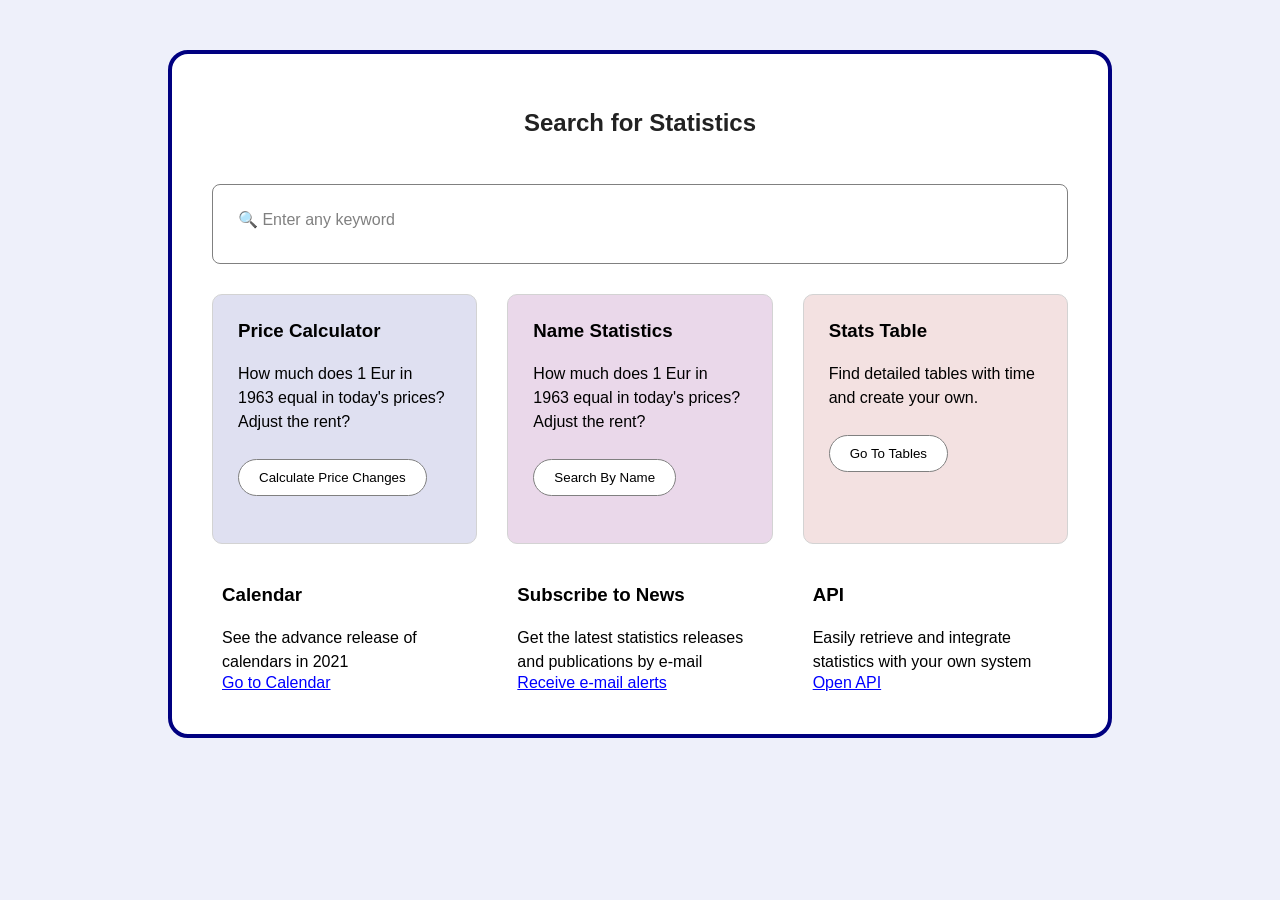
<file: assignment3.html>
<!DOCTYPE html>
<html lang="en">
<head>
    <meta charset="UTF-8">
    <meta name="viewport" content="width=device-width, initial-scale=1.0">
    <title>Statistics Dashboard</title>

    <style>

        *{
            margin:0;
            padding:0;
            box-sizing:border-box;
            font-family:Arial, sans-serif;
        }

        body{
            background-color:#eef0fa;
            padding:50px;
        }

        .parent{
            width:80%;
            margin:auto;
            background:white;
            border:4px solid navy;
            border-radius:20px;
            padding:40px;

            display:grid;

            grid-template-columns:repeat(3,1fr);

            grid-template-rows:
            60px
            80px
            250px
            120px;

            gap:30px;
        }

        .heading{
            grid-column:1/4;
            text-align:center;
            padding-top:15px;
        }

        .search{
            grid-column:1/4;
            border:1px solid gray;
            border-radius:8px;
            padding:25px;
            color:gray;
        }

        .card{
            padding:25px;
            border-radius:10px;
            border:1px solid lightgray;
        }

        .card1{
            background:#dfe0f1;
        }

        .card2{
            background:#ead8ea;
        }

        .card3{
            background:#f3e1e1;
        }

        .bottom{
            padding:10px;
        }

        h2{
            color:#222;
        }

        h3{
            margin-bottom:20px;
        }

        p{
            margin-top:15px;
            line-height:1.5;
        }

        button{
            margin-top:25px;
            padding:10px 20px;
            border-radius:20px;
            border:1px solid gray;
            background:white;
        }

        a{
            color:blue;
        }

    </style>

</head>
<body>

    <div class="parent">

        <div class="heading">
            <h2>Search for Statistics</h2>
        </div>

        <div class="search">
            🔍 Enter any keyword
        </div>

        <div class="card card1">
            <h3>Price Calculator</h3>
            <p>
                How much does 1 Eur in 1963 equal
                in today's prices? Adjust the rent?
            </p>

            <button>Calculate Price Changes</button>
        </div>

        <div class="card card2">
            <h3>Name Statistics</h3>
            <p>
                How much does 1 Eur in 1963 equal
                in today's prices? Adjust the rent?
            </p>

            <button>Search By Name</button>
        </div>

        <div class="card card3">
            <h3>Stats Table</h3>
            <p>
                Find detailed tables with time and
                create your own.
            </p>

            <button>Go To Tables</button>
        </div>

        <div class="bottom">
            <h3>Calendar</h3>
            <p>See the advance release of calendars in 2021</p>
            <a href="#">Go to Calendar</a>
        </div>

        <div class="bottom">
            <h3>Subscribe to News</h3>
            <p>Get the latest statistics releases and publications by e-mail</p>
            <a href="#">Receive e-mail alerts</a>
        </div>

        <div class="bottom">
            <h3>API</h3>
            <p>Easily retrieve and integrate statistics with your own system</p>
            <a href="#">Open API</a>
        </div>

    </div>

</body>
</html>
</file>
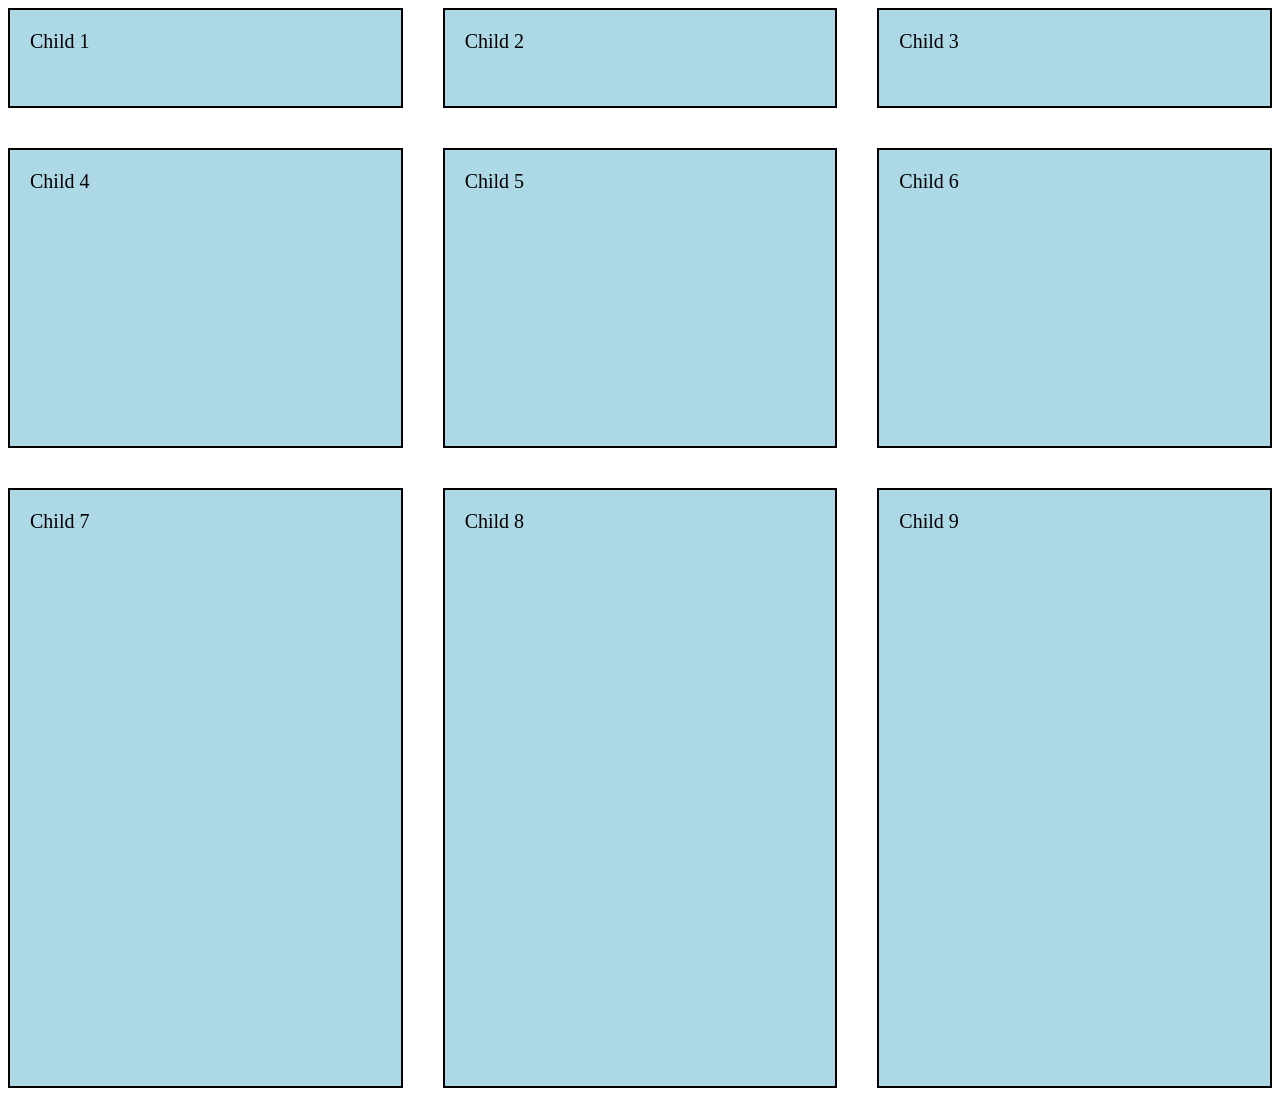
<file: cssgrid.html>
<!DOCTYPE html>
<html lang="en">
<head>
    <meta charset="UTF-8">
    <meta name="viewport" content="width=device-width, initial-scale=1.0">
    <title>CSS Grid</title>
    <style>
        
        .child{
            background-color: lightblue;
            padding: 20px;
            border: 2px solid black;
            font-size: 20px;
        }
        .parent{
            display: grid;
            grid-template-columns: repeat(3, 1fr);
            gap: 10px;
            grid-template-rows: 100px 300px 600px;
            gap: 40px;
        }
    </style>
</head>
<body>
    <div class="parent">
        <div class="child">Child 1</div>
        <div class="child">Child 2</div>
        <div class="child">Child 3</div>
        <div class="child">Child 4</div>
        <div class="child">Child 5</div>
        <div class="child">Child 6</div>
        <div class="child">Child 7</div>
        <div class="child">Child 8</div>
        <div class="child">Child 9</div>
    </div>
</body>
</html>
</file>
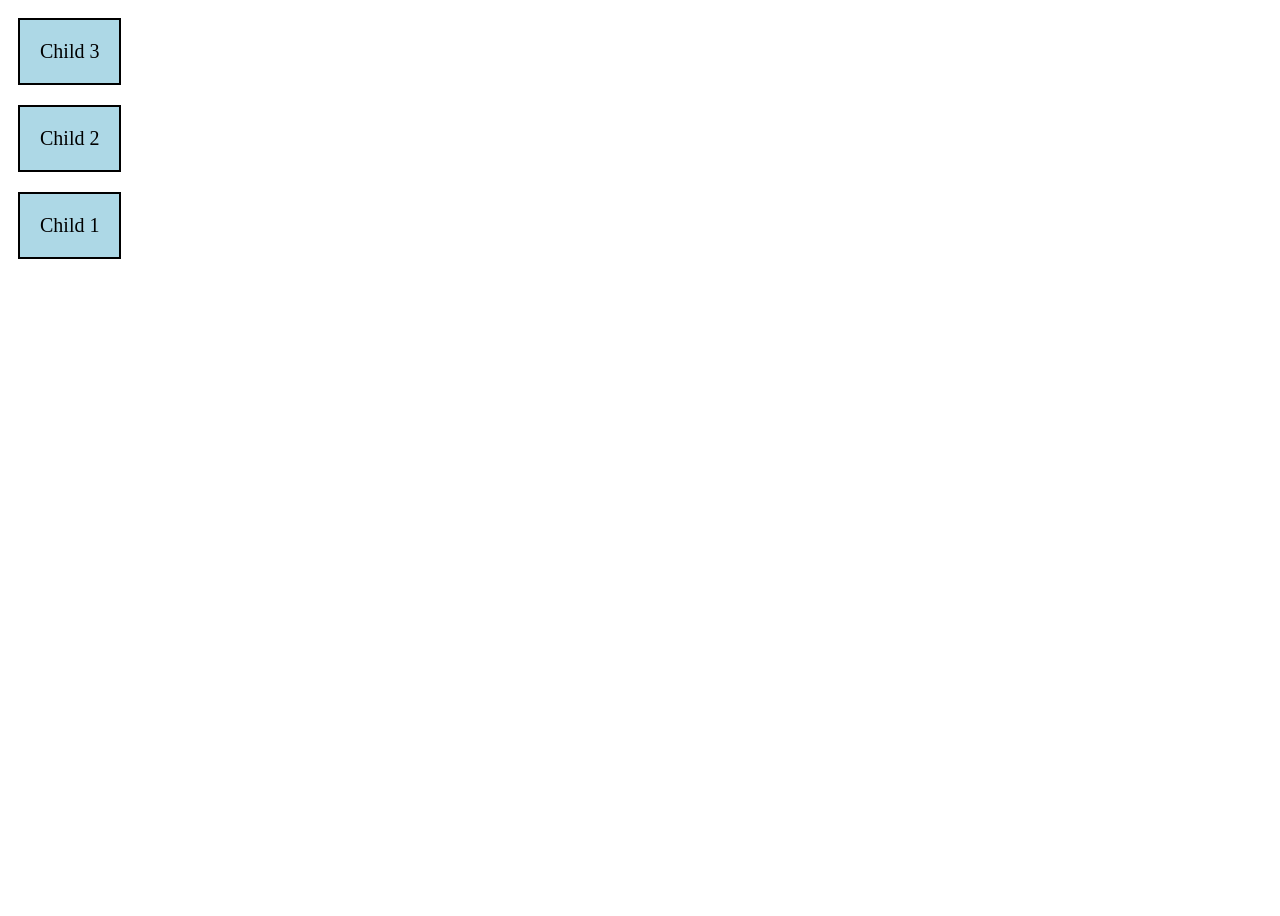
<file: flexbox.html>
<!DOCTYPE html>
<html lang="en">
<head>
    <meta charset="UTF-8">
    <meta name="viewport" content="width=device-width, initial-scale=1.0">
    <title>Flex Box</title>
    <style>
        .parent{
            display: flex;
            flex-direction: column-reverse;
            justify-content: flex-end;
            align-items: flex-start;
            height: 100vh;
        }
        
        .child{
            background-color: lightblue;
            padding: 20px;
            margin: 10px;
            border: 2px solid black;
            font-size: 20px;
        }
    </style>
</head>
<body>
    <div class="parent">
        <div class="child">Child 1</div>
        <div class="child">Child 2</div>
        <div class="child">Child 3</div>
    </div>
</body>
</html>
</file>
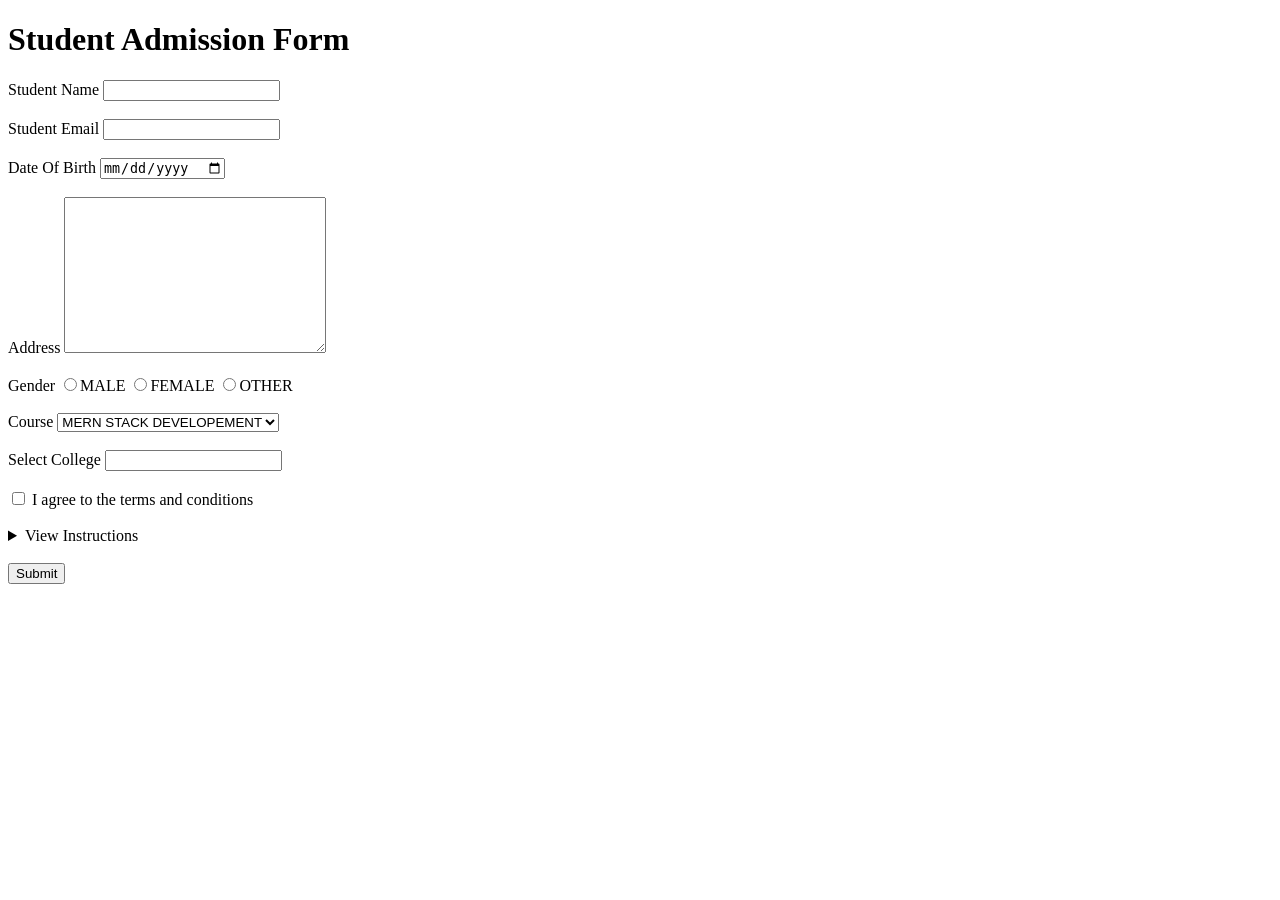
<file: form.html>
<!DOCTYPE html>
<html lang="en">
<head>
    <meta charset="UTF-8">
    <meta name="viewport" content="width=device-width, initial-scale=1.0">
    <title>Admission Form</title>
</head>
<body>
    <h1> Student Admission Form </h1>

    <form > 

        
        <label for="">Student Name </label>
        <input type="text"  required minlength="3" maxlength="20">
            <br>
            <br>
        <label for="">Student Email </label>
        <input type="email" >
            <br>
            <br>
        <label for="">Date Of Birth </label>
        <input type="date" >
            <br>
            <br>
        <label for="">Address </label>
        <textarea cols="30" rows="10"></textarea>
            <br>
            <br>

            <label for="">Gender </label>
            <input type="radio" name="gender" >MALE
            <input type="radio" name="gender" >FEMALE
            <input type="radio" name="gender" >OTHER
            <br>
            <br>
            
            <label for="">Course </label>
            <select>
                <option value="">MERN STACK DEVELOPEMENT</option>
                <option value="">DATA SCIENCE</option>
                <option value="">DATA ANALYTICS</option>
                <option value="">DEV OPS</option>
            </select>
            <br>
            <br>
            <label for="">Select College </label>
            <input type="text" list="college">
            <datalist id="college">
                <option>SRMCEM</option>
                <option>BBD</option>
                <option>BBAU</option>  
            </datalist>
            <br>       
            <br>

           
            <input type="checkbox" id="terms">
            <label for="terms">I agree to the terms and conditions</label>
            <br>
            <br>    
            <details>
                <summary>View Instructions</summary>
                <p>Lorem ipsum dolor sit amet consectetur adipisicing elit. Rem fuga sequi sapiente delectus at debitis distinctio
                    autem, esse culpa, doloribus saepe sed assumenda cumque earum magni impedit, eos qui pariatur.</p>
            </details>
            <br>        
            


             <button type="submit">Submit</button>
    </form>

</body>
</html>
</file>
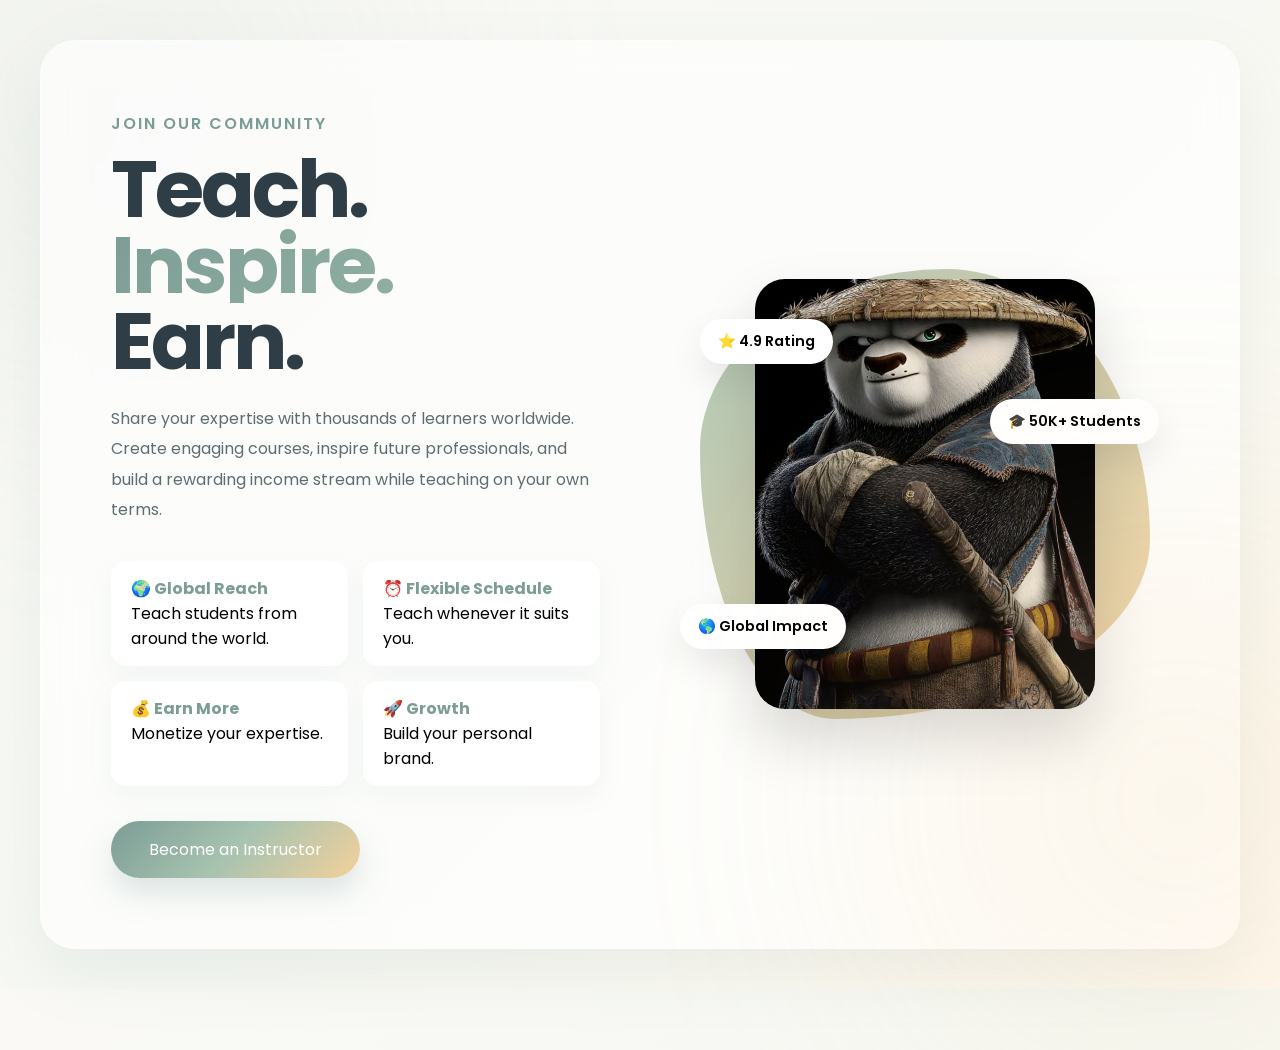
<file: instrcutor.html>
<!DOCTYPE html>
<html lang="en">
<head>
<meta charset="UTF-8">
<meta name="viewport" content="width=device-width, initial-scale=1.0">
<title>Teach. Inspire. Earn.</title>

<link href="https://fonts.googleapis.com/css2?family=Poppins:wght@300;400;500;600;700;800&display=swap" rel="stylesheet">

<style>

:root{
    --primary:#7C9D96;
    --secondary:#A8C3B0;
    --accent:#F4D19B;
    --bg:#FAF9F6;
    --text:#2F3E46;
}

*{
    margin:0;
    padding:0;
    box-sizing:border-box;
    font-family:'Poppins',sans-serif;
}

body{
    min-height:100vh;
    display:flex;
    justify-content:center;
    align-items:center;
    padding:40px;
    overflow:hidden;
    background:
    linear-gradient(
    135deg,
    #FAF9F6,
    #F6F8F3,
    #FFF9F0
    );
}

/* Background Glow */

body::before{
    content:"";
    position:absolute;
    width:500px;
    height:500px;
    background:#A8C3B0;
    filter:blur(140px);
    opacity:.15;
    top:-150px;
    left:-150px;
    border-radius:50%;
}

body::after{
    content:"";
    position:absolute;
    width:500px;
    height:500px;
    background:#F4D19B;
    filter:blur(140px);
    opacity:.18;
    bottom:-150px;
    right:-150px;
    border-radius:50%;
}

/* Main Container */

.container{
    max-width:1200px;
    width:100%;
    display:flex;
    align-items:center;
    justify-content:space-between;
    gap:80px;

    padding:70px;

    background:rgba(255,255,255,.65);
    backdrop-filter:blur(20px);

    border-radius:35px;

    border:1px solid rgba(255,255,255,.4);

    box-shadow:
    0 25px 60px rgba(124,157,150,.12);

    position:relative;
}

/* LEFT */

.content{
    flex:1;
    z-index:2;
}

.subtitle{
    color:var(--primary);
    font-weight:600;
    letter-spacing:2px;
    text-transform:uppercase;
    margin-bottom:15px;
}

.content h1{
    font-size:5rem;
    line-height:.95;
    color:var(--text);
    margin-bottom:25px;
    letter-spacing:-3px;
}

.content h1 span{
    display:block;

    background:linear-gradient(
    135deg,
    #7C9D96,
    #A8C3B0,
    #F4D19B
    );

    background-size:300%;

    background-clip:text;
    -webkit-background-clip:text;
    -webkit-text-fill-color:transparent;

    animation:gradientMove 6s linear infinite;
}

.content p{
    max-width:520px;
    color:#5f6c70;
    line-height:1.9;
    margin-bottom:35px;
}

/* Features */

.features{
    display:grid;
    grid-template-columns:repeat(2,1fr);
    gap:15px;
    margin-bottom:35px;
}

.feature{
    background:white;
    padding:15px 20px;
    border-radius:15px;

    box-shadow:
    0 10px 25px rgba(124,157,150,.08);

    transition:.4s;
}

.feature:hover{
    transform:translateY(-8px);
}

.feature strong{
    color:var(--primary);
}

/* Button */

.btn{
    display:inline-block;
    padding:16px 38px;

    text-decoration:none;
    color:white;

    border-radius:50px;

    background:linear-gradient(
    135deg,
    #7C9D96,
    #A8C3B0,
    #F4D19B
    );

    box-shadow:
    0 15px 30px rgba(124,157,150,.25);

    transition:.4s;
}

.btn:hover{
    transform:translateY(-5px);
}

/* RIGHT */

.image-section{
    flex:1;
    display:flex;
    justify-content:center;
    align-items:center;
    position:relative;
}

/* MORPHING BLOB */

.blob{
    position:absolute;

    width:450px;
    height:450px;

    background:linear-gradient(
    135deg,
    #A8C3B0,
    #F4D19B
    );

    border-radius:
    55% 45% 70% 30% /
    40% 60% 40% 60%;

    animation:
    morph 8s ease-in-out infinite,
    float 6s ease-in-out infinite;

    opacity:.9;
}

/* IMAGE */

.image-box{
    width:340px;
    height:430px;

    overflow:hidden;

    border-radius:30px;

    position:relative;
    z-index:2;

    box-shadow:
    0 30px 60px rgba(0,0,0,.15);
}

.image-box img{
    width:100%;
    height:100%;
    object-fit:cover;
}

/* Floating Cards */

.floating-card{
    position:absolute;
    background:white;
    padding:12px 18px;
    border-radius:50px;

    box-shadow:
    0 15px 35px rgba(0,0,0,.08);

    font-size:.9rem;
    font-weight:600;

    z-index:3;

    animation:floatCard 4s ease-in-out infinite;
}

.card1{
    top:40px;
    left:20px;
}

.card2{
    right:10px;
    top:120px;
    animation-delay:1s;
}

.card3{
    bottom:60px;
    left:0;
    animation-delay:2s;
}

/* Animations */

@keyframes morph{

    0%,100%{
        border-radius:
        55% 45% 70% 30% /
        40% 60% 40% 60%;
    }

    50%{
        border-radius:
        35% 65% 50% 50% /
        60% 40% 60% 40%;
    }
}

@keyframes float{

    0%,100%{
        transform:translateY(0);
    }

    50%{
        transform:translateY(-20px);
    }
}

@keyframes floatCard{

    0%,100%{
        transform:translateY(0);
    }

    50%{
        transform:translateY(-12px);
    }
}

@keyframes gradientMove{

    0%{
        background-position:0%;
    }

    100%{
        background-position:300%;
    }
}

/* Responsive */

@media(max-width:1000px){

    .container{
        flex-direction:column;
        text-align:center;
        padding:40px;
    }

    .content h1{
        font-size:3.8rem;
    }

    .content p{
        margin:auto auto 30px;
    }

    .features{
        grid-template-columns:1fr;
    }

    .floating-card{
        display:none;
    }

    .blob{
        width:350px;
        height:350px;
    }
}

@media(max-width:600px){

    .content h1{
        font-size:2.8rem;
    }

    .image-box{
        width:280px;
        height:350px;
    }

    .blob{
        width:300px;
        height:300px;
    }
}

</style>
</head>
<body>

<div class="container">

    <!-- LEFT CONTENT -->

    <div class="content">

        <div class="subtitle">Join Our Community</div>

        <h1>
            Teach.
            <span>Inspire.</span>
            Earn.
        </h1>

        <p>
            Share your expertise with thousands of learners worldwide.
            Create engaging courses, inspire future professionals, and
            build a rewarding income stream while teaching on your own terms.
        </p>

        <div class="features">

            <div class="feature">
                <strong>🌍 Global Reach</strong><br>
                Teach students from around the world.
            </div>

            <div class="feature">
                <strong>⏰ Flexible Schedule</strong><br>
                Teach whenever it suits you.
            </div>

            <div class="feature">
                <strong>💰 Earn More</strong><br>
                Monetize your expertise.
            </div>

            <div class="feature">
                <strong>🚀 Growth</strong><br>
                Build your personal brand.
            </div>

        </div>

        <a href="#" class="btn">Become an Instructor</a>

    </div>

    <!-- RIGHT SECTION -->

    <div class="image-section">

        <div class="blob"></div>

        <div class="floating-card card1">
            ⭐ 4.9 Rating
        </div>

        <div class="floating-card card2">
            🎓 50K+ Students
        </div>

        <div class="floating-card card3">
            🌎 Global Impact
        </div>

        <div class="image-box">
            <img src="panda.jpg" alt="Instructor">
        </div>

    </div>

</div>

</body>
</html>
</file>
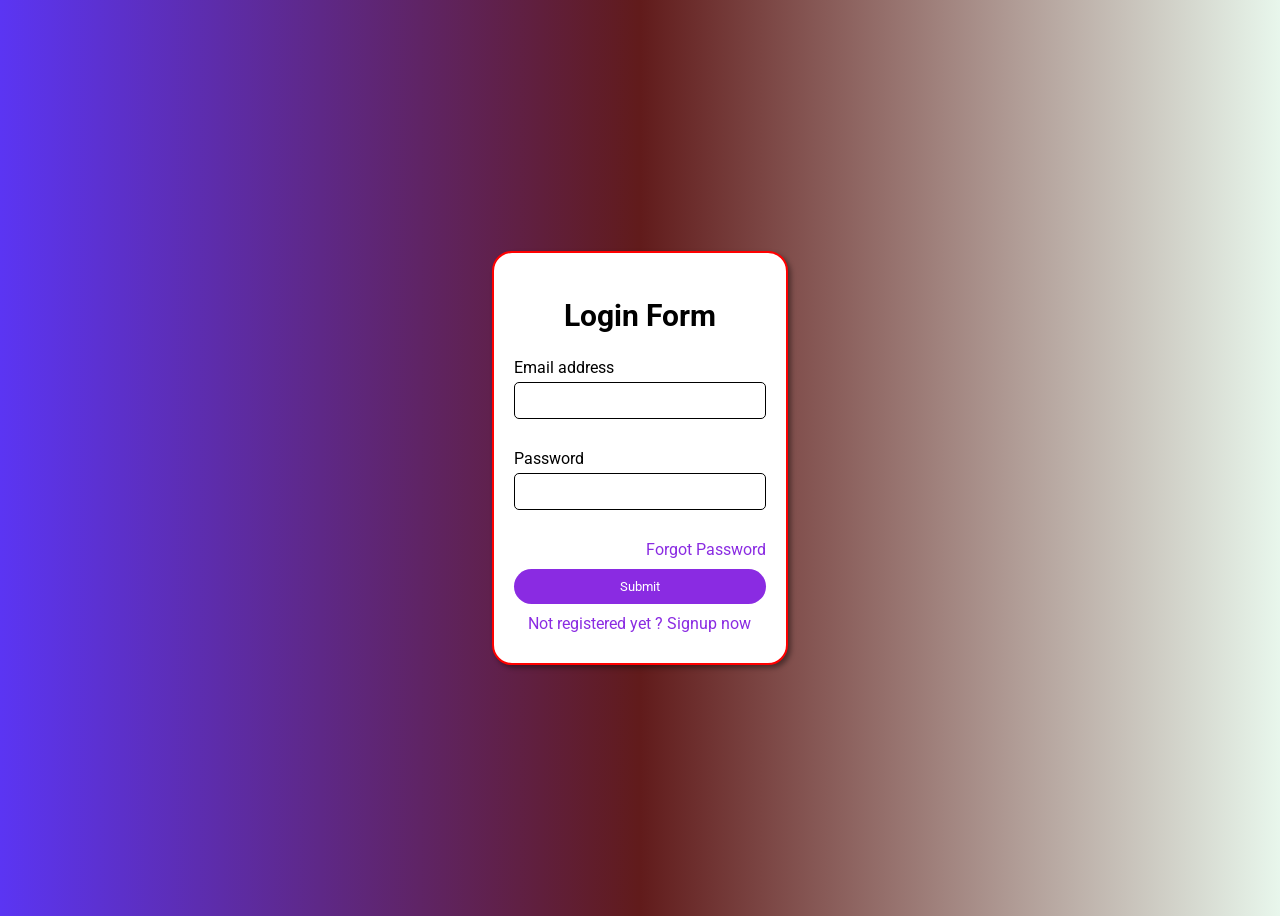
<file: login.html>
<!DOCTYPE html>
<html lang="en">
<head>
    <meta charset="UTF-8">
    <meta name="viewport" content="width=device-width, initial-scale=1.0">
    <title>Document</title>

    <link href="https://fonts.googleapis.com/css?family=Roboto:100,200,300,regular,500,600,700,800,900,100italic,200italic,300italic,italic,500italic,600italic,700italic,800italic,900italic" rel="stylesheet" />

    <style>
        *{
            font-family: roboto;
        }
        .card{
            border: 2px solid red;
            width: 20%;
            background-color: white;
            border-radius: 20px;
            padding: 20px;
            /* x-offset y-offset blur size color */
            box-shadow: 3px 3px 5px 0px rgba(0, 0, 0, 0.397);

        }

        body{
            display: flex;
            /* for horizontal center alignment use justify-content: center; */
            justify-content: center;
            align-items: center;

            height: 100vh;
            /* background-color: lightgray; */
            /*background-image: linear-gradient(270deg, #0ca535 , #611b1b , #5b35f3);*/

            background-image:  linear-gradient(270deg, #0ca53518 , #611b1b , #5b35f3), url(https://wallup.net/wp-content/uploads/2016/01/97831-Batman-748x468.jpg);


        }
        .form-title{

            text-align:center;
            font-size: 30px;
        }
        .text-input{
            display: block;
            width: 100%;
            padding: 10px 10px ;
            border-radius: 5px;
            box-sizing: border-box;
            margin-bottom: 30px;
            margin-top: 5px;
            border: none;
            border: 1px solid black;


        }
        .btn-submit{
            background-color: blueviolet;
            color: white;
            width: 100%;
            padding: 10px;
            border-radius: 50px;
            border: none;
        }
        .link{
            text-decoration: none;
            color: blueviolet;
            display: block;
            margin: 10px 0;
        }
        .forget-link{
            text-align:right;

        }
        .signup-link{
            text-align: center;
        }
    



    </style>


</head>


<body>

    <div class="card">
        <h2 class="form-title">Login Form</h2>

        <form>
            <label for="">Email address</label>
            <input class="text-input" type="email">

            <label for="">Password</label>
            <input class="text-input" type="password">

            <a href="#" class="link forget-link">Forgot Password</a>

            <button class="btn-submit">Submit</button>
            <a href="#" class="link signup-link">Not registered yet ? Signup now</a>
        </form>
    </div>


</body>
</html>
</file>
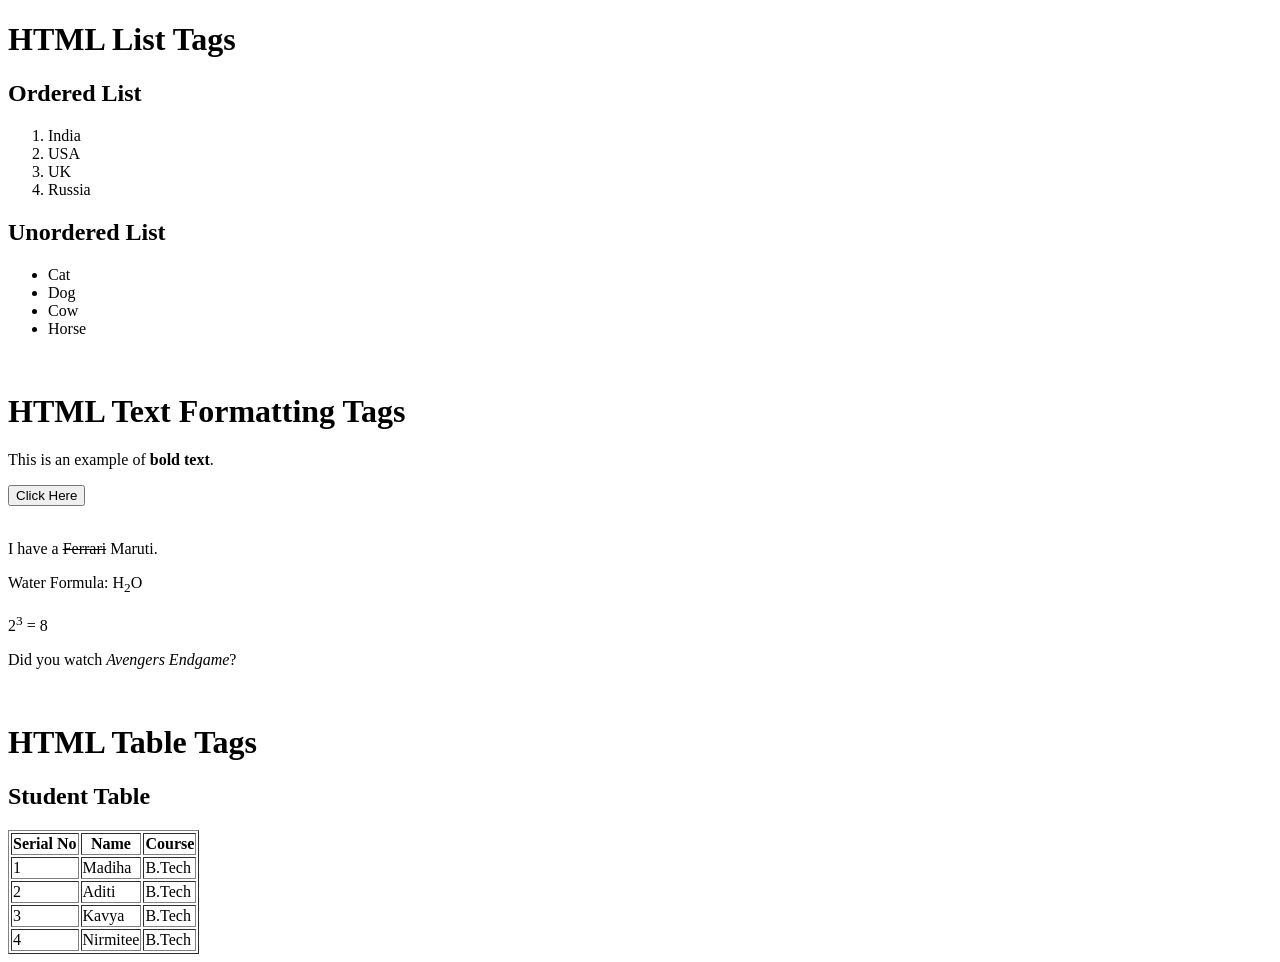
<file: tags.html>
<!DOCTYPE html>
<html>
<head>
    <title>HTML Lists , Text Formatting and Tables</title>
</head>
<body>

    <h1>HTML List Tags</h1>

    <h2>Ordered List</h2>
    <ol>
        <li>India  </li>
        <li>USA</li>
        <li>UK</li>
        <li>Russia</li>
    </ol>

    <h2>Unordered List</h2>
    <ul>
        <li>Cat</li>
        <li>Dog</li>
        <li>Cow</li>
        <li>Horse</li>
    </ul>
    <br>
    <h1>HTML Text Formatting Tags</h1>

    <p>
        This is an example of <b>bold text</b>.
    </p>

    <button>Click Here</button>

    <br><br>

    <p>
        I have a <del>Ferrari</del> Maruti.
    </p>

    <p>
        Water Formula: H<sub>2</sub>O
    </p>

    <p>
        2<sup>3</sup> = 8
    </p>

    <p>
        Did you watch <em>Avengers Endgame</em>?
    </p>
    <br>

    <h1>HTML Table Tags</h1>

 <h2>Student Table</h2>

    <table border="1">
        <thead>
            <tr>
                <th>Serial No</th>
                <th>Name</th>
                <th>Course</th>
            </tr>
        </thead>

        <tbody>
            <tr>
                <td>1</td>
                <td>Madiha</td>
                <td>B.Tech</td>
            </tr>

            <tr>
                <td>2</td>
                <td>Aditi</td>
                <td>B.Tech</td>
            </tr>

            <tr>
                <td>3</td>
                <td>Kavya</td>
                <td>B.Tech</td>
            </tr>
            <tr>
                <td>4</td>
                <td>Nirmitee</td>
                <td>B.Tech</td>
            </tr>
        </tbody>
    </table>

</body>
</html>
</file>
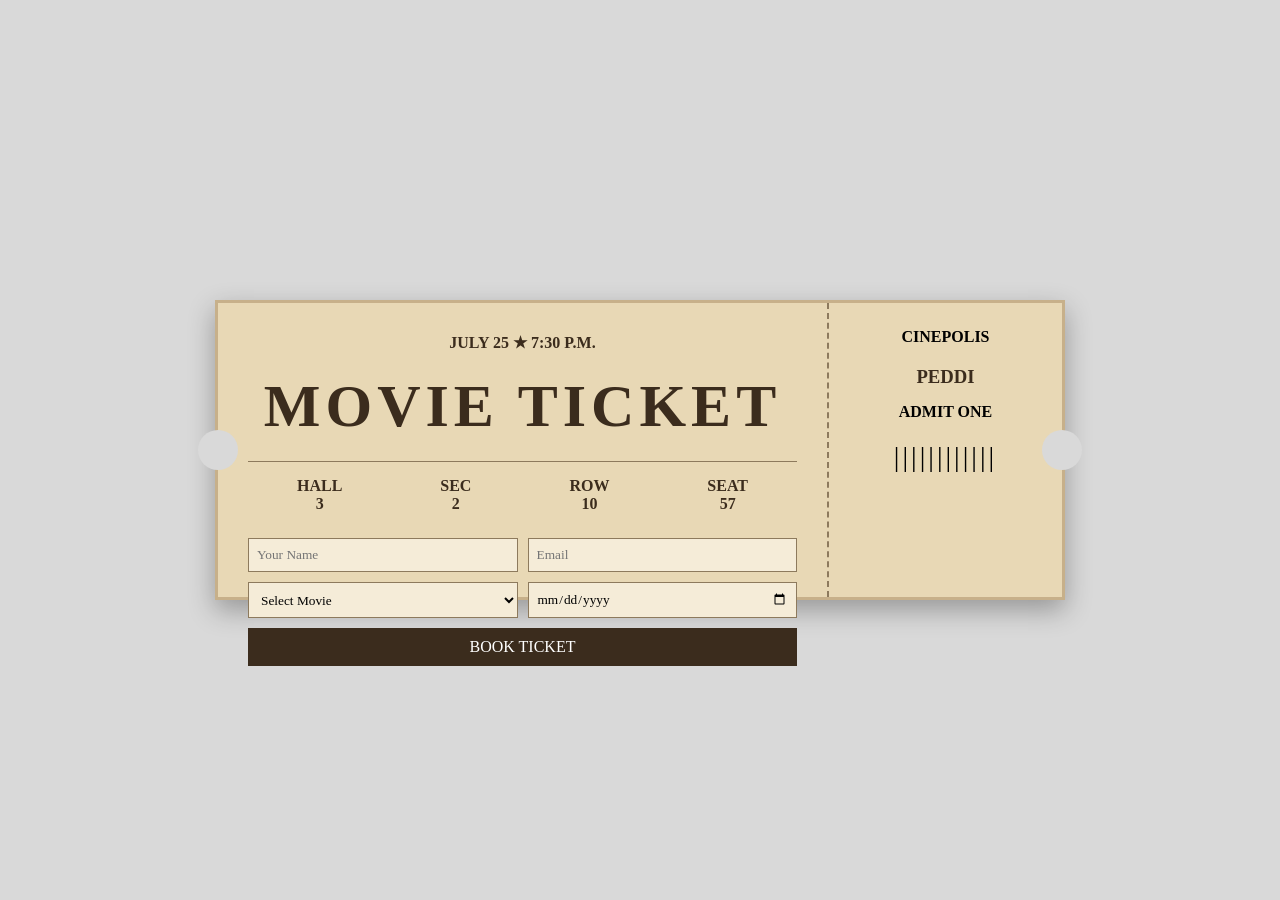
<file: ticket.html>
<!DOCTYPE html>
<html lang="en">
<head>
<meta charset="UTF-8">
<meta name="viewport" content="width=device-width, initial-scale=1.0">
<title>Movie Ticket Booking</title>

<style>
*{
    margin:0;
    padding:0;
    box-sizing:border-box;
    font-family:Georgia, serif;
}

body{
    background:#d9d9d9;
    display:flex;
    justify-content:center;
    align-items:center;
    min-height:100vh;
}

.ticket{
    width:850px;
    height:300px;
    background:#e8d8b5;
    border:3px solid #c7b08a;
    display:flex;
    position:relative;
    box-shadow:0 10px 25px rgba(0,0,0,0.3);
}

.ticket::before,
.ticket::after{
    content:"";
    width:40px;
    height:40px;
    background:#d9d9d9;
    border-radius:50%;
    position:absolute;
    top:50%;
    transform:translateY(-50%);
}

.ticket::before{
    left:-20px;
}

.ticket::after{
    right:-20px;
}

.main{
    flex:3;
    padding:30px;
}

.stub{
    flex:1;
    border-left:2px dashed #8d7a5d;
    padding:25px;
    text-align:center;
}

.date-time{
    text-align:center;
    font-weight:bold;
    margin-bottom:20px;
    color:#3b2c1d;
}

.title{
    text-align:center;
    font-size:60px;
    letter-spacing:5px;
    font-weight:bold;
    color:#3b2c1d;
    margin-bottom:20px;
}

.details{
    display:flex;
    justify-content:space-around;
    border-top:1px solid #8d7a5d;
    padding-top:15px;
    color:#3b2c1d;
    font-weight:bold;
}

.details div{
    text-align:center;
}

.stub h3{
    margin-top:20px;
    color:#3b2c1d;
}

.stub p{
    margin-top:15px;
    font-weight:bold;
}

.barcode{
    margin-top:20px;
    font-size:28px;
    letter-spacing:3px;
}

form{
    margin-top:25px;
    display:grid;
    grid-template-columns:1fr 1fr;
    gap:10px;
}

input,select{
    padding:8px;
    border:1px solid #8d7a5d;
    background:#f5ecd8;
}

button{
    grid-column:span 2;
    padding:10px;
    background:#3b2c1d;
    color:white;
    border:none;
    cursor:pointer;
    font-size:16px;
}

button:hover{
    background:#24170c;
}
</style>
</head>

<body>

<div class="ticket">

    <div class="main">

        <div class="date-time">
            JULY 25 ★ 7:30 P.M.
        </div>

        <div class="title">
            MOVIE TICKET
        </div>

        <div class="details">
            <div>
                HALL<br>3
            </div>
            <div>
                SEC<br>2
            </div>
            <div>
                ROW<br>10
            </div>
            <div>
                SEAT<br>57
            </div>
        </div>

        <form>
            <input type="text" placeholder="Your Name">
            <input type="email" placeholder="Email">

            <select>
                <option>Select Movie</option>
                <option>Interstellar</option>
                <option>Inception</option>
                <option>Jawan</option>
                <option>Animal</option>
            </select>

            <input type="date">

            <button type="submit">
                BOOK TICKET
            </button>
        </form>

    </div>

    <div class="stub">
        <h4>CINEPOLIS</h4>
        <h3>PEDDI</h3>
        <p>ADMIT ONE</p>

        <div class="barcode">
            ||||||||||||
        </div>
    </div>

</div>

</body>
</html>
</file>
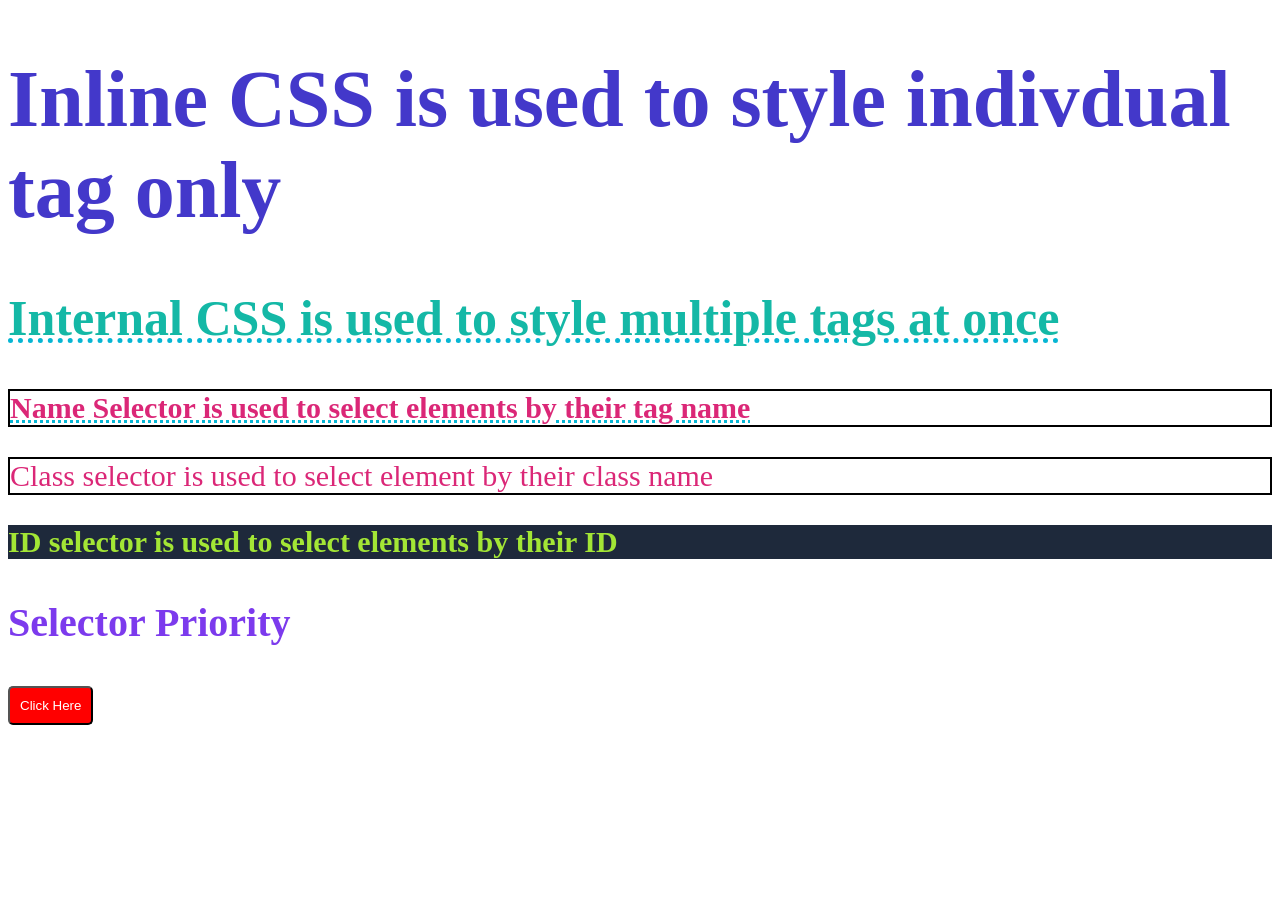
<file: usingcss.html>
<!DOCTYPE html>
<html lang="en">

<head>
    <meta charset="UTF-8">
    <meta name="viewport" content="width=device-width, initial-scale=1.0">
    <title>CSS Elements</title>
    <link rel="stylesheet" href="style.css">

    <style>
        h2 {
            color: #2563EB;
            text-decoration: underline dotted #06B6D4;
            font-size: 50px;
        }

        .text {
            color: #DB2777;
            font-size: 30px;
            border: 2px solid black;
        }

        #mytext {
            background-color: #1E293B;

            color: #A3E635;
            font-weight: bold;
            font-size: 30px;
        }

        h3 {
            color: #7C3AED !important;
            font-size: 40px;
        }

        .myclass {
            color: #EF4444;
        }

        #myid {
            color: #10B981;
        }
    </style>
</head>
</head>

<body>

    <h1 style="color: #4338CA; font-size: 80px;">Inline CSS is used to style indivdual tag only</h1>
    <h2 style="color: #14B8A6; font-size: 50px;">Internal CSS is used to style multiple tags at once</h2>
    <h2 class="text"> Name Selector is used to select elements by their tag name </h2>
    <p class="text">Class selector is used to select element by their class name</p>
    <p id="mytext">ID selector is used to select elements by their ID</p>
    <h3 class="myclass" id="myid" style="color: cadetblue;"> Selector Priority</h3>
    <button class="btn">Click Here</button>
</body>

</body>

</html>
</file>
<file: style.css>
.btn{
    background-color: red;
    color: white;
    padding: 10px;
    border-radius: 5px;
}
</file>
